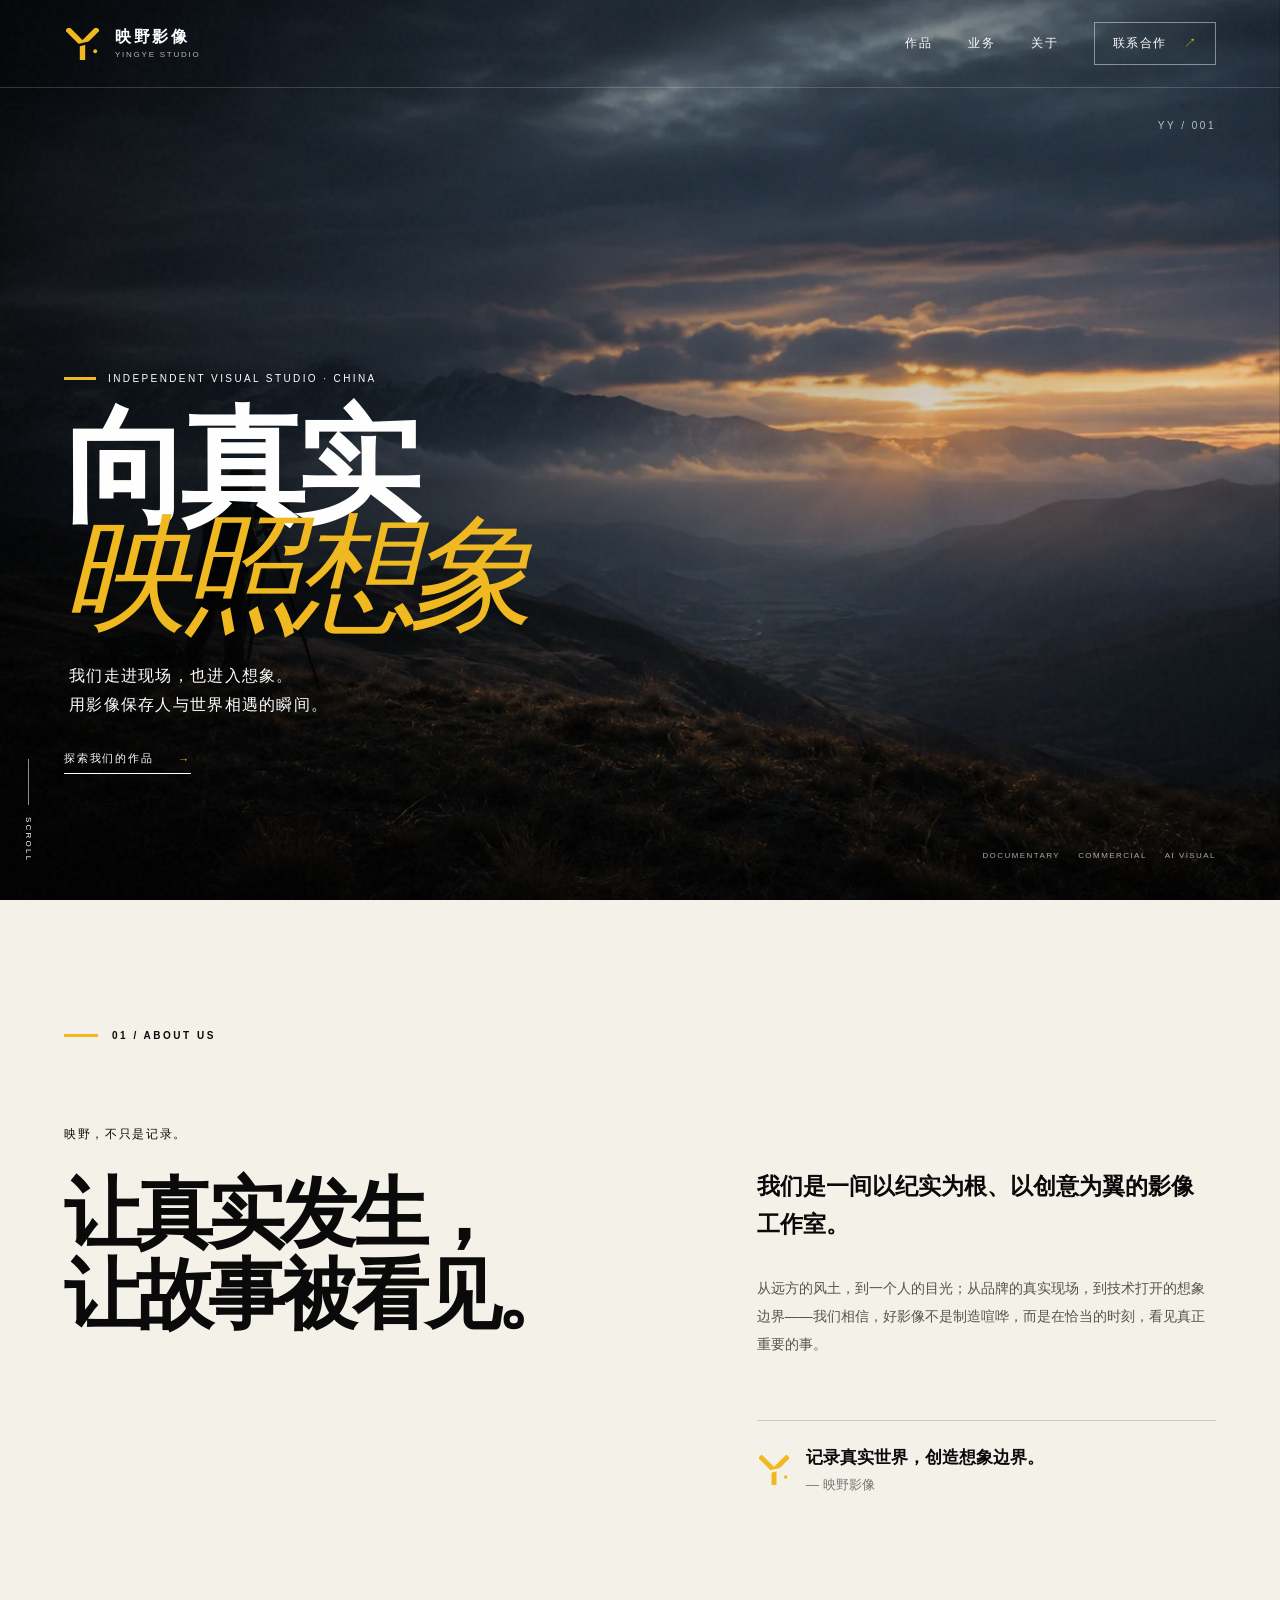
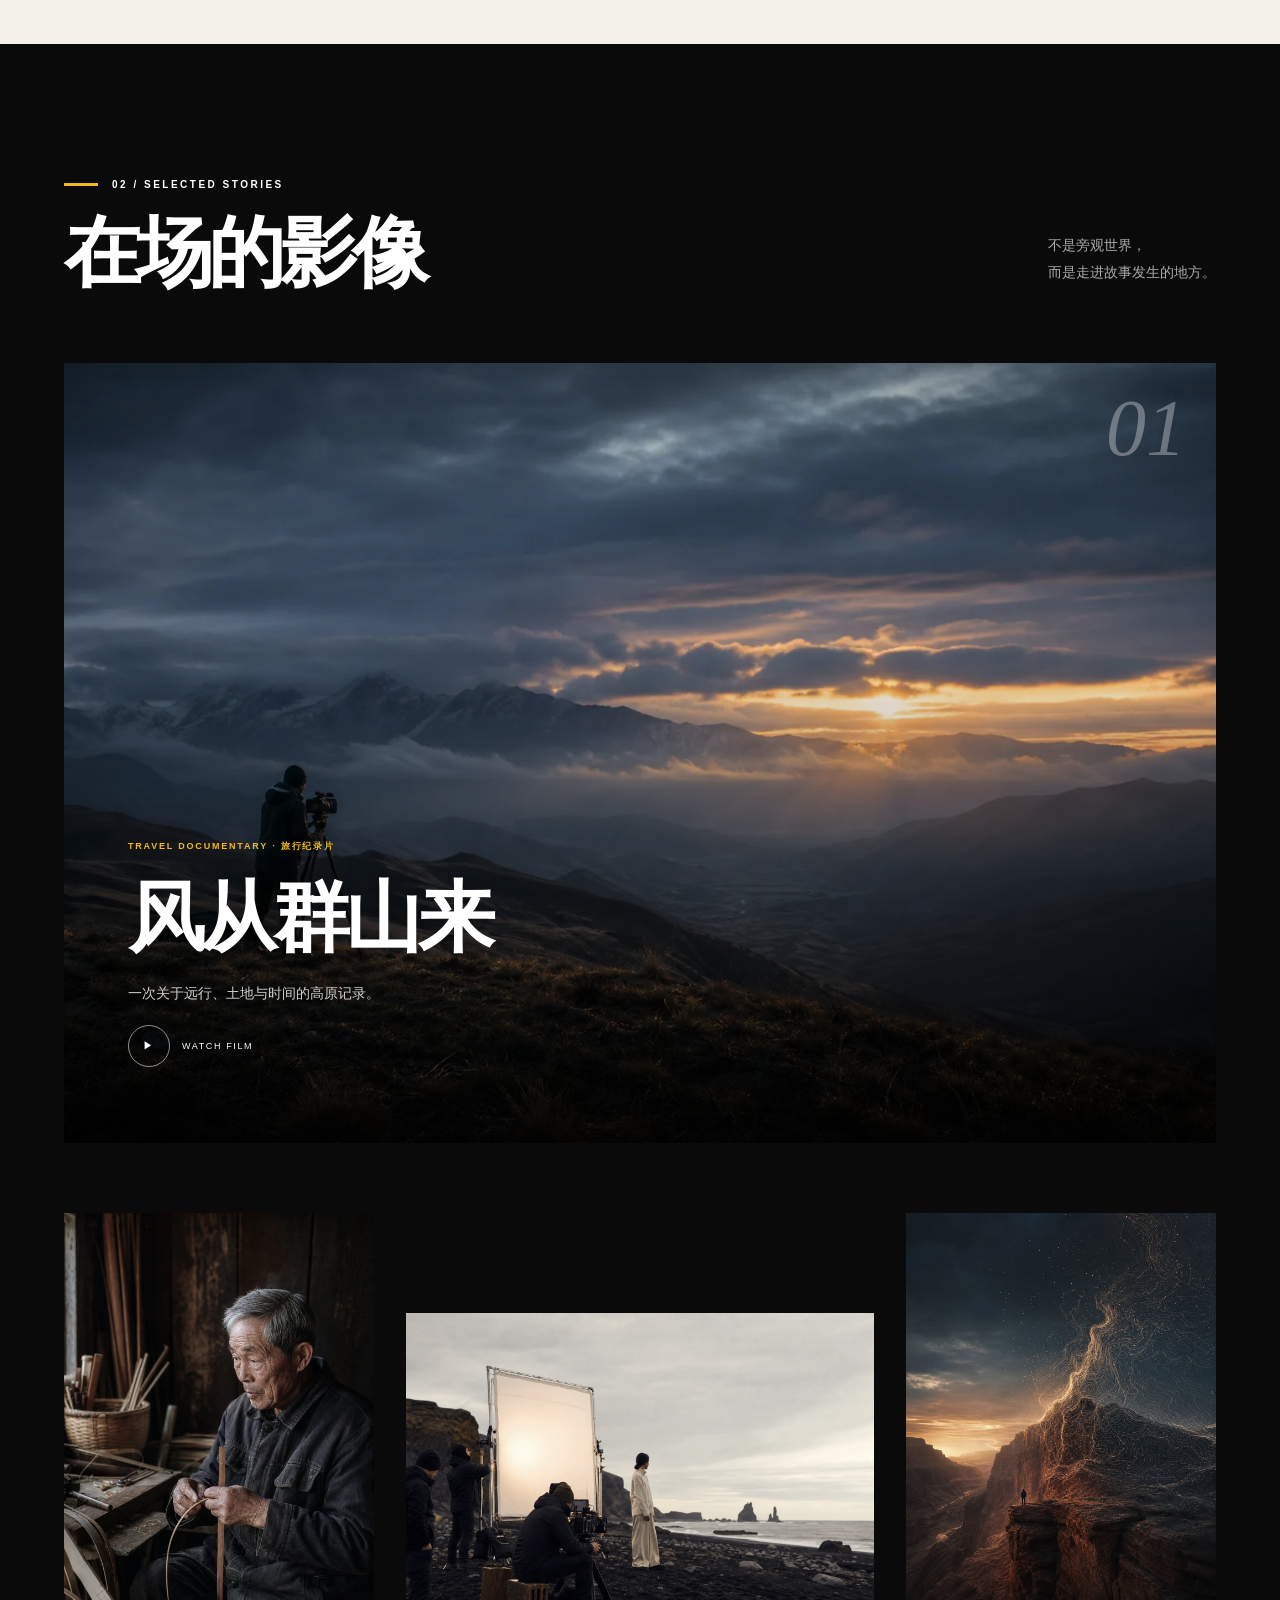
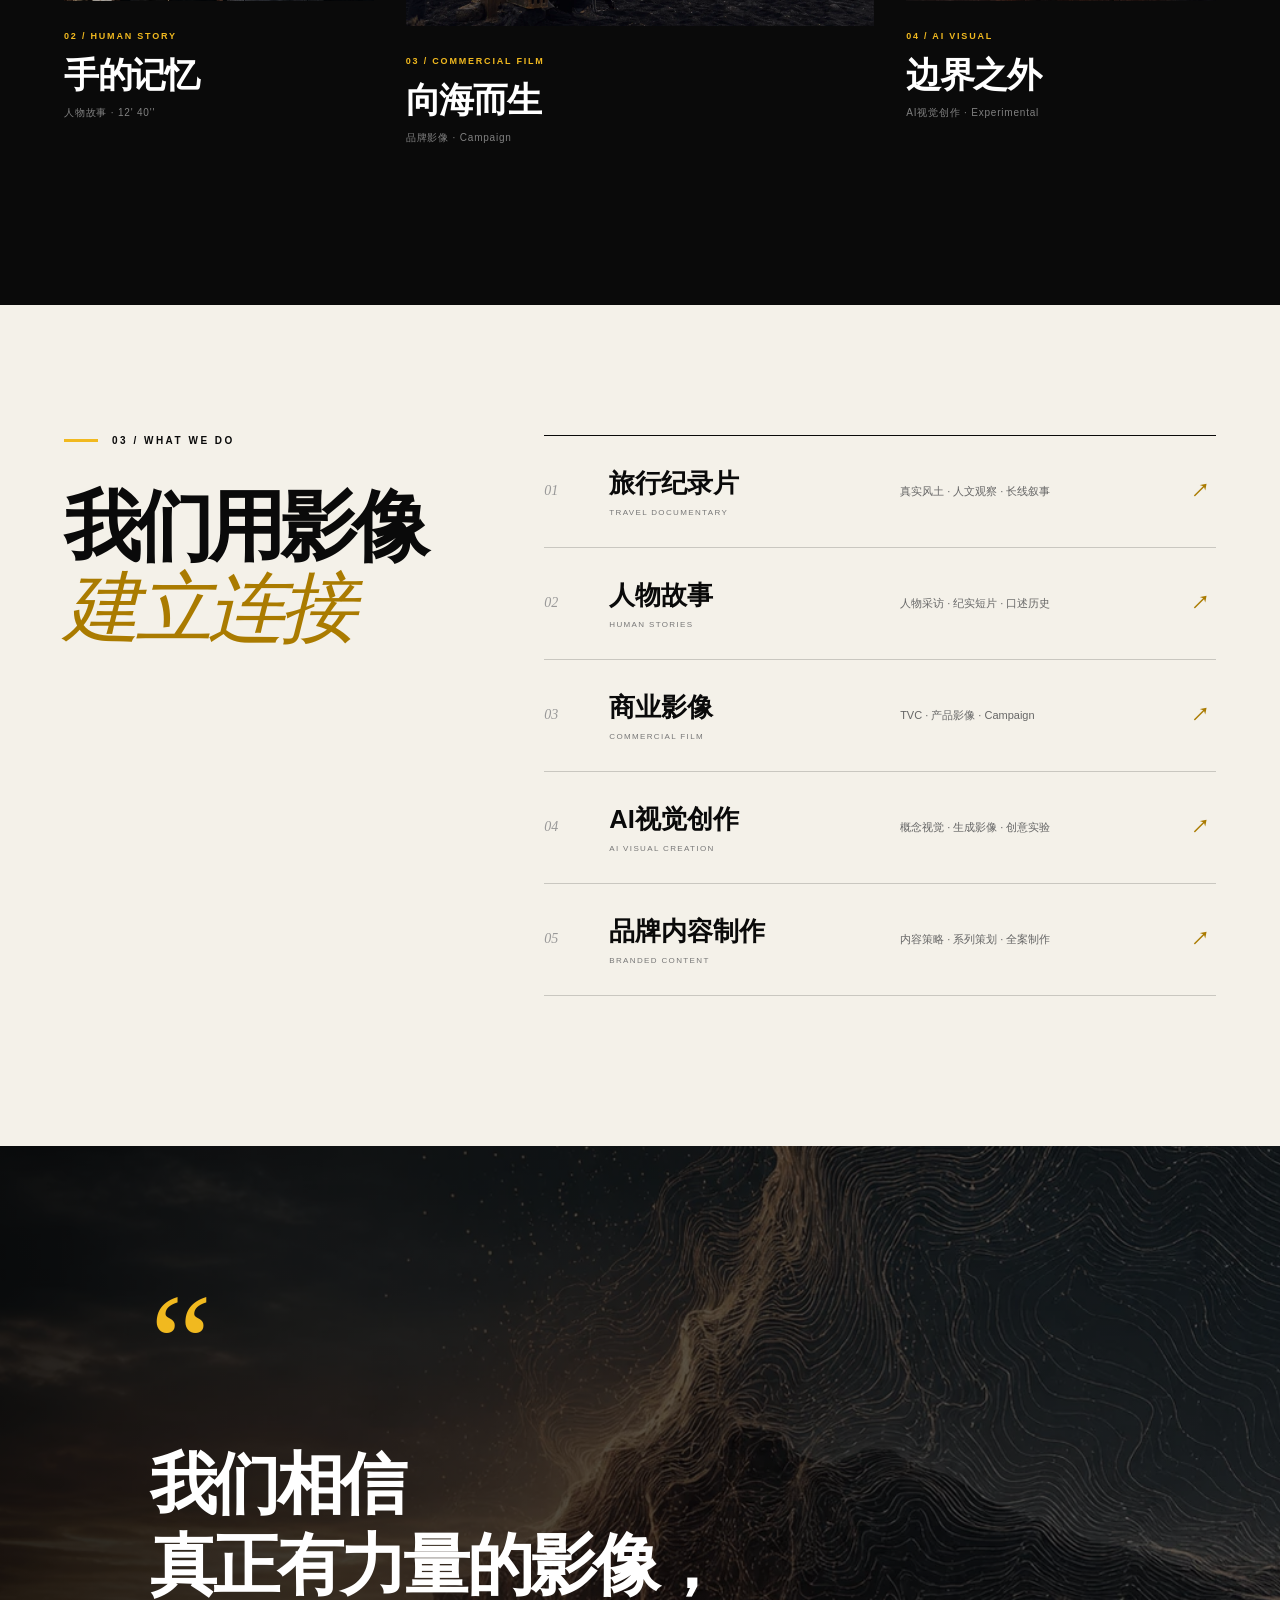
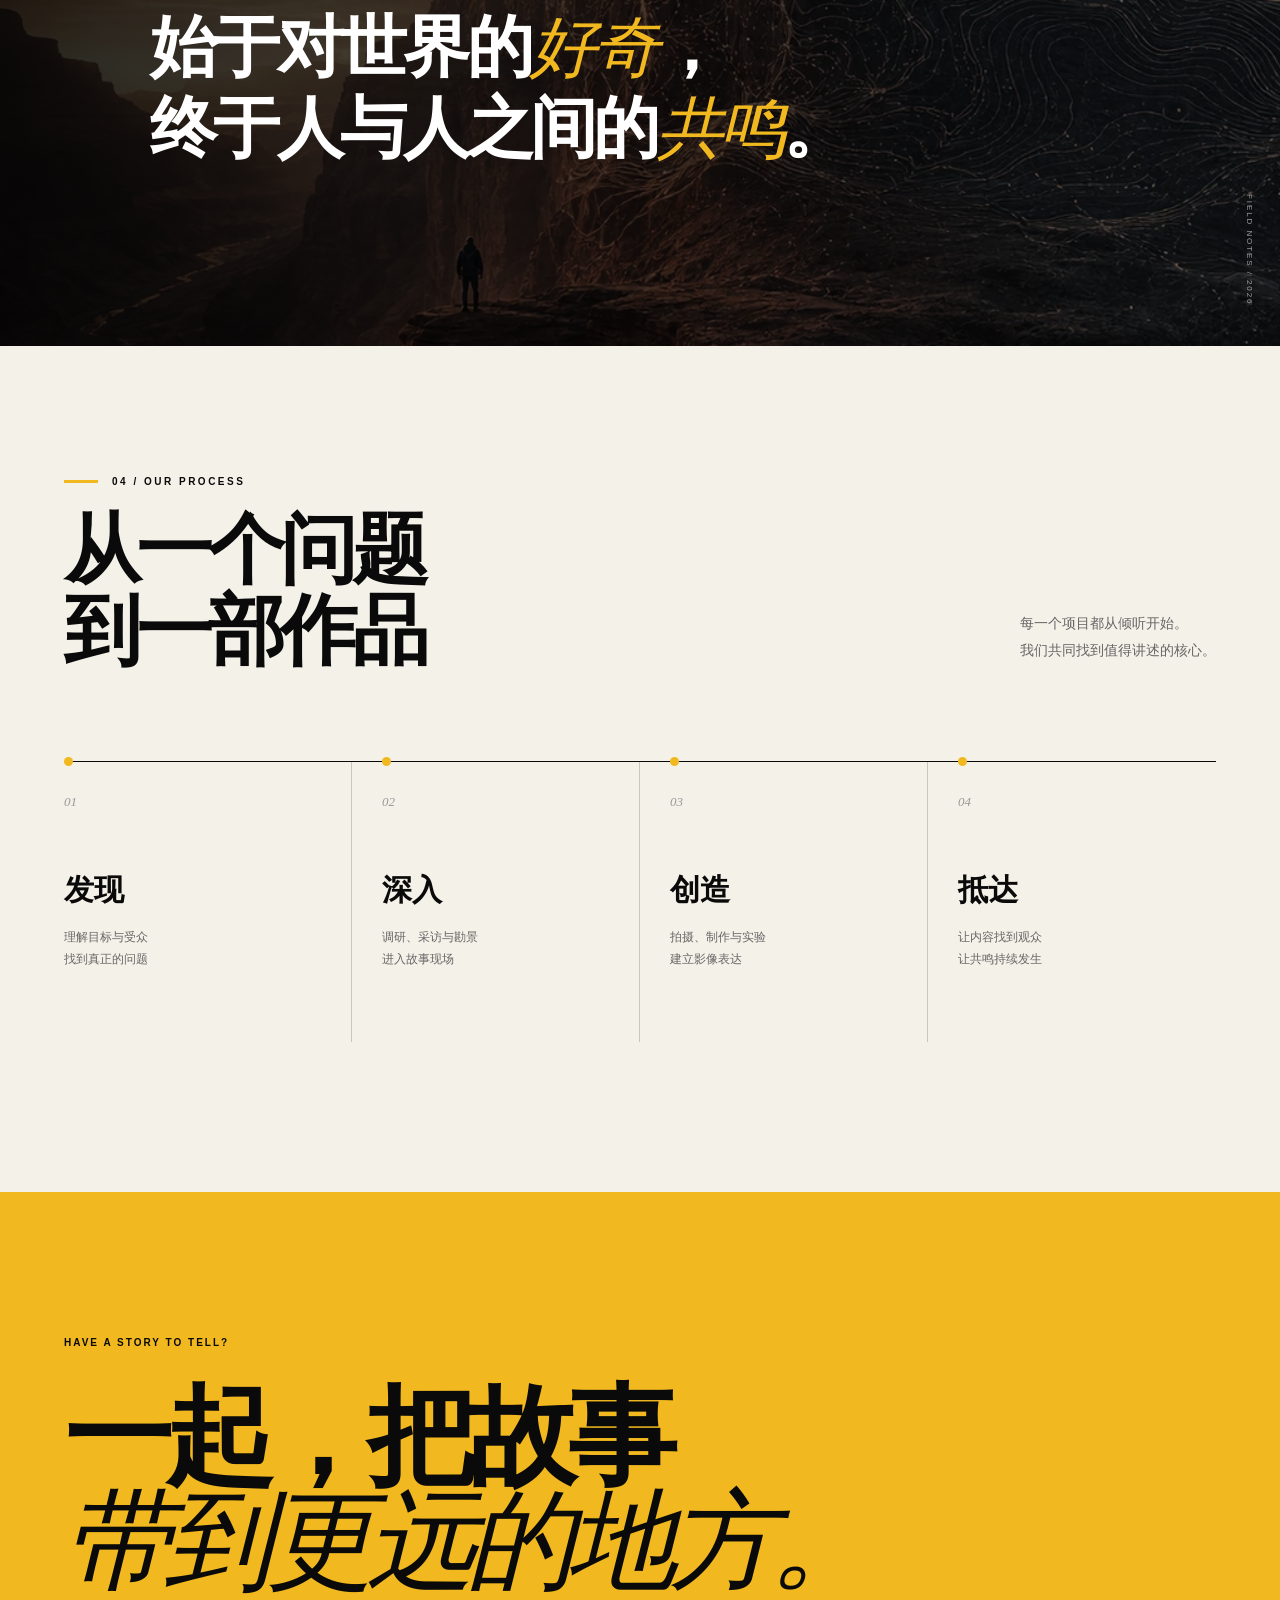
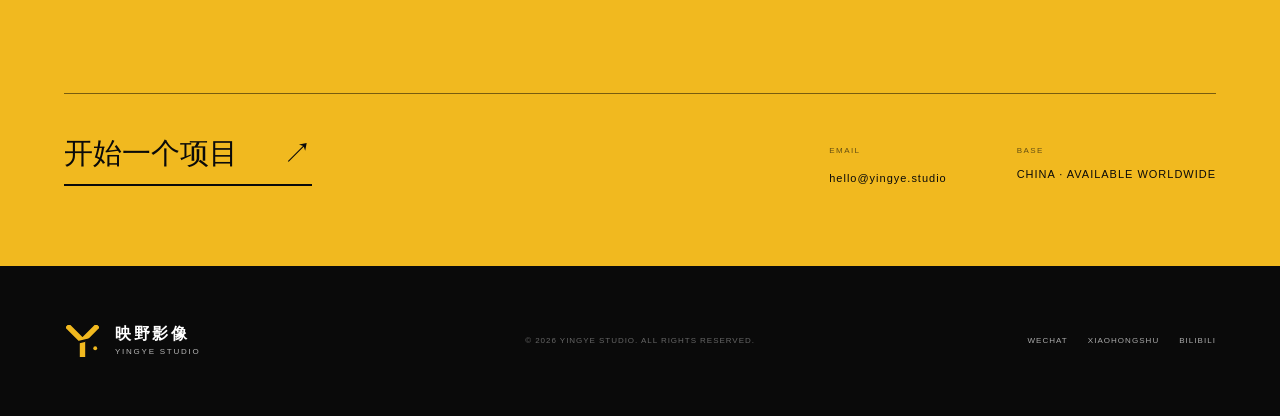
<file: index.html>
<!doctype html>
<html lang="zh-CN">
<head>
  <meta charset="UTF-8" />
  <meta name="viewport" content="width=device-width, initial-scale=1.0" />
  <meta name="description" content="映野影像 YINGYE STUDIO——记录真实世界，创造想象边界。旅行纪录片、人物故事、商业影像、AI视觉创作与品牌内容制作。" />
  <meta name="theme-color" content="#0a0a0a" />
  <title>映野影像 YINGYE STUDIO</title>
  <link rel="icon" type="image/svg+xml" href="assets/logo-mark.svg" />
  <link rel="stylesheet" href="styles.css" />
</head>
<body>
  <div class="grain" aria-hidden="true"></div>

  <header class="site-header" id="siteHeader">
    <a class="brand" href="#top" aria-label="映野影像首页">
      <img class="brand-symbol" src="assets/logo-mark.svg" alt="" aria-hidden="true" />
      <span class="brand-copy"><b>映野影像</b><small>YINGYE STUDIO</small></span>
    </a>
    <nav class="desktop-nav" aria-label="主导航">
      <a href="#work">作品</a>
      <a href="#services">业务</a>
      <a href="#about">关于</a>
      <a class="nav-contact" href="#contact">联系合作 <span>↗</span></a>
    </nav>
    <button class="menu-toggle" type="button" aria-label="打开菜单" aria-controls="mobileNav" aria-expanded="false">
      <span></span><span></span>
    </button>
  </header>

  <nav class="mobile-nav" id="mobileNav" aria-label="移动端导航">
    <a href="#work"><em>01</em>作品</a>
    <a href="#services"><em>02</em>业务</a>
    <a href="#about"><em>03</em>关于</a>
    <a href="#contact"><em>04</em>联系合作</a>
    <p>记录真实世界，创造想象边界。</p>
  </nav>

  <main id="top">
    <section class="hero" aria-labelledby="heroTitle">
      <img class="hero-image" src="assets/hero-documentary.webp" alt="纪录片摄影师在高原日出时拍摄远山" fetchpriority="high" />
      <div class="hero-shade" aria-hidden="true"></div>
      <div class="hero-index">YY / 001</div>
      <div class="hero-content">
        <p class="eyebrow"><span></span> Independent Visual Studio · China</p>
        <h1 id="heroTitle">向真实<br /><i>映照想象</i></h1>
        <p class="hero-lead">我们走进现场，也进入想象。<br />用影像保存人与世界相遇的瞬间。</p>
        <a class="text-link light" href="#work">探索我们的作品 <span>→</span></a>
      </div>
      <div class="hero-meta">
        <span>DOCUMENTARY</span><span>COMMERCIAL</span><span>AI VISUAL</span>
      </div>
      <a class="scroll-cue" href="#about" aria-label="向下浏览"><span></span>SCROLL</a>
    </section>

    <section class="intro light-section" id="about">
      <div class="section-kicker reveal">01 / ABOUT US</div>
      <div class="intro-grid">
        <div class="intro-title reveal">
          <p>映野，不只是记录。</p>
          <h2>让真实发生，<br />让故事被看见。</h2>
        </div>
        <div class="intro-copy reveal">
          <p class="lead">我们是一间以纪实为根、以创意为翼的影像工作室。</p>
          <p>从远方的风土，到一个人的目光；从品牌的真实现场，到技术打开的想象边界——我们相信，好影像不是制造喧哗，而是在恰当的时刻，看见真正重要的事。</p>
          <div class="signature">
            <img class="brand-symbol signature-symbol" src="assets/logo-mark.svg" alt="" aria-hidden="true" />
            <b>记录真实世界，创造想象边界。</b>
            <small>— 映野影像</small>
          </div>
        </div>
      </div>
    </section>

    <section class="work-section" id="work" aria-labelledby="workTitle">
      <div class="section-head reveal">
        <div>
          <div class="section-kicker inverse">02 / SELECTED STORIES</div>
          <h2 id="workTitle">在场的影像</h2>
        </div>
        <p>不是旁观世界，<br />而是走进故事发生的地方。</p>
      </div>

      <div class="featured-story reveal">
        <img src="assets/hero-documentary.webp" alt="高原旅行纪录片拍摄现场" loading="lazy" />
        <div class="story-overlay"></div>
        <div class="story-number">01</div>
        <div class="story-copy">
          <span>TRAVEL DOCUMENTARY · 旅行纪录片</span>
          <h3>风从群山来</h3>
          <p>一次关于远行、土地与时间的高原记录。</p>
          <button class="play-button" type="button" data-film="风从群山来" aria-label="播放《风从群山来》概念片"><i>▶</i> WATCH FILM</button>
        </div>
      </div>

      <div class="story-grid">
        <article class="story-card portrait reveal">
          <div class="card-image"><img src="assets/portrait-story.webp" alt="竹编手艺人的人物故事肖像" loading="lazy" /></div>
          <div class="card-caption">
            <span>02 / HUMAN STORY</span>
            <h3>手的记忆</h3>
            <p>人物故事 · 12' 40''</p>
          </div>
        </article>
        <article class="story-card wide reveal">
          <div class="card-image"><img src="assets/commercial-film.webp" alt="海岸商业影像制作现场" loading="lazy" /></div>
          <div class="card-caption">
            <span>03 / COMMERCIAL FILM</span>
            <h3>向海而生</h3>
            <p>品牌影像 · Campaign</p>
          </div>
        </article>
        <article class="story-card portrait reveal">
          <div class="card-image"><img src="assets/ai-visual.webp" alt="峡谷与数字等高线融合的AI视觉作品" loading="lazy" /></div>
          <div class="card-caption">
            <span>04 / AI VISUAL</span>
            <h3>边界之外</h3>
            <p>AI视觉创作 · Experimental</p>
          </div>
        </article>
      </div>
    </section>

    <section class="services light-section" id="services" aria-labelledby="servicesTitle">
      <div class="services-title reveal">
        <div class="section-kicker">03 / WHAT WE DO</div>
        <h2 id="servicesTitle">我们用影像<br /><i>建立连接</i></h2>
      </div>
      <div class="service-list">
        <article class="service-item reveal">
          <span>01</span><div><h3>旅行纪录片</h3><p>TRAVEL DOCUMENTARY</p></div><em>真实风土 · 人文观察 · 长线叙事</em><b>↗</b>
        </article>
        <article class="service-item reveal">
          <span>02</span><div><h3>人物故事</h3><p>HUMAN STORIES</p></div><em>人物采访 · 纪实短片 · 口述历史</em><b>↗</b>
        </article>
        <article class="service-item reveal">
          <span>03</span><div><h3>商业影像</h3><p>COMMERCIAL FILM</p></div><em>TVC · 产品影像 · Campaign</em><b>↗</b>
        </article>
        <article class="service-item reveal">
          <span>04</span><div><h3>AI视觉创作</h3><p>AI VISUAL CREATION</p></div><em>概念视觉 · 生成影像 · 创意实验</em><b>↗</b>
        </article>
        <article class="service-item reveal">
          <span>05</span><div><h3>品牌内容制作</h3><p>BRANDED CONTENT</p></div><em>内容策略 · 系列策划 · 全案制作</em><b>↗</b>
        </article>
      </div>
    </section>

    <section class="manifesto" aria-label="品牌宣言">
      <div class="manifesto-bg" aria-hidden="true"></div>
      <div class="manifesto-copy reveal">
        <span class="quote-mark">“</span>
        <p>我们相信<br />真正有力量的影像，<br />始于对世界的<strong>好奇</strong>，<br />终于人与人之间的<strong>共鸣</strong>。</p>
      </div>
      <div class="manifesto-side">FIELD NOTES / 2026</div>
    </section>

    <section class="process light-section" aria-labelledby="processTitle">
      <div class="section-head dark-text reveal">
        <div>
          <div class="section-kicker">04 / OUR PROCESS</div>
          <h2 id="processTitle">从一个问题<br />到一部作品</h2>
        </div>
        <p>每一个项目都从倾听开始。<br />我们共同找到值得讲述的核心。</p>
      </div>
      <ol class="process-steps">
        <li class="reveal"><span>01</span><h3>发现</h3><p>理解目标与受众<br />找到真正的问题</p></li>
        <li class="reveal"><span>02</span><h3>深入</h3><p>调研、采访与勘景<br />进入故事现场</p></li>
        <li class="reveal"><span>03</span><h3>创造</h3><p>拍摄、制作与实验<br />建立影像表达</p></li>
        <li class="reveal"><span>04</span><h3>抵达</h3><p>让内容找到观众<br />让共鸣持续发生</p></li>
      </ol>
    </section>

    <section class="contact" id="contact">
      <div class="contact-top reveal">
        <span>HAVE A STORY TO TELL?</span>
        <h2>一起，把故事<br /><i>带到更远的地方。</i></h2>
      </div>
      <div class="contact-bottom reveal">
        <a class="contact-cta" href="mailto:hello@yingye.studio">开始一个项目 <span>↗</span></a>
        <div class="contact-info">
          <div><small>EMAIL</small><a href="mailto:hello@yingye.studio">hello@yingye.studio</a></div>
          <div><small>BASE</small><p>CHINA · AVAILABLE WORLDWIDE</p></div>
        </div>
      </div>
    </section>
  </main>

  <footer>
    <a class="brand footer-brand" href="#top"><img class="brand-symbol" src="assets/logo-mark.svg" alt="" aria-hidden="true" /><span class="brand-copy"><b>映野影像</b><small>YINGYE STUDIO</small></span></a>
    <p>© 2026 YINGYE STUDIO. ALL RIGHTS RESERVED.</p>
    <div><a href="#">WECHAT</a><a href="#">XIAOHONGSHU</a><a href="#">BILIBILI</a></div>
  </footer>

  <div class="film-modal" id="filmModal" role="dialog" aria-modal="true" aria-labelledby="filmTitle" hidden>
    <button type="button" class="modal-close" aria-label="关闭">×</button>
    <div class="film-frame">
      <img src="assets/hero-documentary.webp" alt="" />
      <div><span>CONCEPT TRAILER</span><h2 id="filmTitle">风从群山来</h2><p>此处可替换为您的正式作品视频。</p></div>
    </div>
  </div>

  <script src="script.js"></script>
</body>
</html>
</file>
<file: styles.css>
:root {
  --ink: #0a0a0a;
  --paper: #f4f1e9;
  --white: #fff;
  --gold: #f1b91f;
  --muted: #8b8b84;
  --line: rgba(10, 10, 10, .18);
  --pad: clamp(24px, 5vw, 82px);
  --serif: Georgia, "Times New Roman", serif;
  --sans: "Arial Narrow", "PingFang SC", "Microsoft YaHei", Arial, sans-serif;
}

* { box-sizing: border-box; }
html { scroll-behavior: smooth; }
body { margin: 0; color: var(--white); background: var(--ink); font-family: var(--sans); -webkit-font-smoothing: antialiased; }
body.menu-open, body.modal-open { overflow: hidden; }
a { color: inherit; text-decoration: none; }
button { color: inherit; font: inherit; }
img { display: block; width: 100%; }
::selection { background: var(--gold); color: var(--ink); }

.grain { position: fixed; inset: 0; z-index: 100; pointer-events: none; opacity: .045; background-image: url("data:image/svg+xml,%3Csvg viewBox='0 0 180 180' xmlns='http://www.w3.org/2000/svg'%3E%3Cfilter id='n'%3E%3CfeTurbulence type='fractalNoise' baseFrequency='.92' numOctaves='3' stitchTiles='stitch'/%3E%3C/filter%3E%3Crect width='100%25' height='100%25' filter='url(%23n)' opacity='.7'/%3E%3C/svg%3E"); }

.site-header { position: fixed; top: 0; left: 0; right: 0; z-index: 80; height: 88px; padding: 0 var(--pad); display: flex; align-items: center; justify-content: space-between; border-bottom: 1px solid rgba(255,255,255,.18); transition: background .35s, height .35s; }
.site-header.scrolled { height: 72px; background: rgba(8,8,8,.92); backdrop-filter: blur(16px); }
.brand { display: inline-flex; align-items: center; gap: 14px; }
.brand-symbol { width: 37px; height: 37px; display: block; flex: 0 0 auto; }
.brand-copy { display: flex; flex-direction: column; line-height: 1; }
.brand-copy b { font-size: 16px; letter-spacing: .16em; }
.brand-copy small { margin-top: 6px; font-size: 8px; letter-spacing: .22em; opacity: .7; }
.desktop-nav { display: flex; align-items: center; gap: 36px; font-size: 12px; letter-spacing: .12em; }
.desktop-nav > a:not(.nav-contact) { position: relative; }
.desktop-nav > a:not(.nav-contact)::after { content: ""; height: 1px; position: absolute; left: 0; right: 100%; bottom: -7px; background: var(--gold); transition: right .25s; }
.desktop-nav > a:hover::after { right: 0; }
.nav-contact { padding: 12px 18px; border: 1px solid rgba(255,255,255,.45); }
.nav-contact span { color: var(--gold); margin-left: 12px; }
.menu-toggle { display: none; width: 42px; height: 42px; background: transparent; border: 0; padding: 8px; position: relative; z-index: 91; }
.menu-toggle span { display: block; height: 1px; background: white; width: 26px; margin: 7px 0; transition: transform .3s; }
.menu-toggle.active span:first-child { transform: translateY(4px) rotate(45deg); }
.menu-toggle.active span:last-child { transform: translateY(-4px) rotate(-45deg); }
.mobile-nav { display: none; }

.hero { height: 100svh; min-height: 720px; position: relative; overflow: hidden; background: #111; }
.hero-image { position: absolute; inset: 0; height: 100%; object-fit: cover; object-position: center; animation: heroZoom 12s ease-out both; }
@keyframes heroZoom { from { transform: scale(1.07); } to { transform: scale(1); } }
.hero-shade { position: absolute; inset: 0; background: linear-gradient(90deg, rgba(0,0,0,.8) 0%, rgba(0,0,0,.22) 55%, rgba(0,0,0,.08)), linear-gradient(0deg, rgba(0,0,0,.65), transparent 48%); }
.hero-index { position: absolute; top: 120px; right: var(--pad); font-size: 10px; letter-spacing: .25em; opacity: .7; }
.hero-content { position: absolute; left: var(--pad); bottom: 14vh; width: min(760px, 72vw); }
.eyebrow { display: flex; align-items: center; gap: 12px; font-size: 10px; letter-spacing: .24em; text-transform: uppercase; margin: 0 0 30px; }
.eyebrow span { width: 32px; height: 3px; background: var(--gold); }
.hero h1 { margin: 0; font-size: clamp(64px, 9.8vw, 156px); line-height: .85; letter-spacing: -.07em; font-weight: 900; }
.hero h1 i { font-family: var(--serif); font-weight: 400; letter-spacing: -.08em; color: var(--gold); }
.hero-lead { font-size: clamp(14px, 1.25vw, 19px); line-height: 1.8; margin: 34px 0 28px 5px; letter-spacing: .08em; }
.text-link { display: inline-flex; align-items: center; gap: 25px; padding-bottom: 7px; border-bottom: 1px solid currentColor; font-size: 11px; letter-spacing: .16em; }
.text-link span { color: var(--gold); transition: transform .25s; }
.text-link:hover span { transform: translateX(7px); }
.hero-meta { position: absolute; right: var(--pad); bottom: 40px; display: flex; gap: 18px; font-size: 8px; letter-spacing: .18em; opacity: .65; }
.scroll-cue { position: absolute; left: 24px; bottom: 38px; font-size: 8px; letter-spacing: .28em; writing-mode: vertical-rl; display: flex; align-items: center; gap: 12px; }
.scroll-cue span { width: 1px; height: 46px; background: rgba(255,255,255,.55); position: relative; overflow: hidden; }
.scroll-cue span::after { content: ""; position: absolute; width: 100%; height: 50%; left: 0; top: -50%; background: var(--gold); animation: scrollLine 2s infinite; }
@keyframes scrollLine { to { top: 100%; } }

.light-section { color: var(--ink); background: var(--paper); }
.intro { padding: 130px var(--pad) 150px; }
.section-kicker { font-size: 10px; letter-spacing: .25em; font-weight: 700; display: flex; gap: 14px; align-items: center; }
.section-kicker::before { content: ""; width: 34px; height: 3px; background: var(--gold); }
.section-kicker.inverse { color: white; }
.intro-grid { display: grid; grid-template-columns: 1.08fr .92fr; gap: 12vw; margin-top: 85px; }
.intro-title > p { font-size: 12px; letter-spacing: .14em; margin: 0 0 30px; }
.intro-title h2, .services-title h2, .section-head h2 { margin: 0; font-size: clamp(42px, 6vw, 88px); line-height: 1.06; letter-spacing: -.065em; }
.intro-copy { max-width: 560px; padding-top: 42px; }
.intro-copy > p { color: #54544f; line-height: 2; font-size: 14px; }
.intro-copy .lead { color: var(--ink); font-size: 23px; line-height: 1.65; font-weight: 600; margin: 0 0 30px; }
.signature { margin-top: 62px; padding-top: 25px; border-top: 1px solid var(--line); display: grid; grid-template-columns: auto 1fr; column-gap: 15px; align-items: center; }
.signature .signature-symbol { grid-row: 1 / 3; width: 34px; height: 34px; }
.signature b { font-family: var(--serif); font-size: 17px; }
.signature small { margin-top: 7px; color: #777; }

.work-section { padding: 135px var(--pad) 160px; background: var(--ink); }
.section-head { display: flex; align-items: flex-end; justify-content: space-between; margin-bottom: 70px; }
.section-head h2 { margin-top: 22px; }
.section-head > p { margin: 0 0 8px; max-width: 330px; color: #aaa; font-size: 14px; line-height: 1.9; }
.featured-story { height: min(70vw, 780px); min-height: 540px; position: relative; overflow: hidden; }
.featured-story > img { height: 100%; object-fit: cover; transition: transform 1s cubic-bezier(.2,.8,.2,1); }
.featured-story:hover > img { transform: scale(1.025); }
.story-overlay { position: absolute; inset: 0; background: linear-gradient(0deg, rgba(0,0,0,.85), transparent 65%); }
.story-number { position: absolute; right: 30px; top: 25px; font: italic 80px/1 var(--serif); opacity: .32; }
.story-copy { position: absolute; left: clamp(25px, 5vw, 70px); bottom: clamp(30px, 6vw, 76px); }
.story-copy > span, .card-caption > span { color: var(--gold); font-size: 9px; letter-spacing: .2em; font-weight: 700; }
.story-copy h3 { font-size: clamp(42px, 6vw, 88px); letter-spacing: -.06em; margin: 14px 0 12px; }
.story-copy p { color: #d0d0cc; font-size: 14px; }
.play-button { margin-top: 22px; border: 0; background: transparent; padding: 0; font-size: 9px; letter-spacing: .18em; cursor: pointer; display: flex; align-items: center; gap: 12px; }
.play-button i { width: 42px; height: 42px; display: grid; place-items: center; border: 1px solid rgba(255,255,255,.55); border-radius: 50%; font-style: normal; font-size: 10px; transition: background .25s, color .25s; }
.play-button:hover i { background: var(--gold); color: var(--ink); border-color: var(--gold); }
.story-grid { display: grid; grid-template-columns: .86fr 1.3fr .86fr; gap: clamp(16px, 2.5vw, 40px); margin-top: 70px; align-items: start; }
.story-card.wide { margin-top: 100px; }
.card-image { overflow: hidden; background: #161616; }
.story-card.portrait .card-image { aspect-ratio: 4 / 5; }
.story-card.wide .card-image { aspect-ratio: 3 / 2; }
.card-image img { height: 100%; object-fit: cover; filter: saturate(.82); transition: transform .7s, filter .7s; }
.story-card:hover img { transform: scale(1.035); filter: saturate(1); }
.card-caption { padding-top: 24px; position: relative; }
.card-caption h3 { margin: 10px 0 7px; font-size: clamp(25px, 2.7vw, 42px); letter-spacing: -.04em; }
.card-caption p { margin: 0; color: #808080; font-size: 10px; letter-spacing: .08em; }

.services { padding: 130px var(--pad) 150px; display: grid; grid-template-columns: .72fr 1.28fr; gap: 8vw; }
.services-title { position: sticky; top: 130px; align-self: start; }
.services-title h2 { margin-top: 40px; }
.services-title h2 i { font-family: var(--serif); color: #aa7b00; font-weight: 400; }
.service-list { border-top: 1px solid var(--ink); }
.service-item { display: grid; grid-template-columns: 45px 1fr 1fr 25px; gap: 20px; align-items: center; padding: 30px 0; border-bottom: 1px solid var(--line); transition: padding .25s, background .25s; }
.service-item:hover { padding-left: 16px; background: rgba(241,185,31,.08); }
.service-item > span { color: #999; font: italic 14px var(--serif); }
.service-item h3 { margin: 0 0 7px; font-size: clamp(20px, 2vw, 30px); }
.service-item div p { margin: 0; font-size: 8px; letter-spacing: .17em; color: #777; }
.service-item em { color: #666; font-style: normal; font-size: 11px; line-height: 1.7; }
.service-item b { color: #aa7b00; font-size: 18px; transition: transform .25s; }
.service-item:hover b { transform: translate(4px,-4px); }

.manifesto { min-height: 800px; position: relative; display: grid; place-items: center; overflow: hidden; }
.manifesto-bg { position: absolute; inset: -5%; background: linear-gradient(90deg, rgba(0,0,0,.86), rgba(0,0,0,.45)), url('assets/ai-visual.webp') center 59% / cover; filter: saturate(.7); }
.manifesto-copy { width: min(980px, 82vw); position: relative; z-index: 1; }
.quote-mark { color: var(--gold); font: 140px/.3 var(--serif); }
.manifesto-copy p { font-size: clamp(34px, 5.2vw, 75px); line-height: 1.22; letter-spacing: -.055em; font-weight: 700; margin: 50px 0 0; }
.manifesto-copy strong { color: var(--gold); font-family: var(--serif); font-style: italic; font-weight: 400; }
.manifesto-side { position: absolute; right: 26px; bottom: 40px; z-index: 1; writing-mode: vertical-rl; letter-spacing: .24em; font-size: 8px; opacity: .6; }

.process { padding: 130px var(--pad) 150px; }
.section-head.dark-text { color: var(--ink); }
.section-head.dark-text > p { color: #666; }
.process-steps { list-style: none; padding: 0; margin: 90px 0 0; display: grid; grid-template-columns: repeat(4, 1fr); border-top: 1px solid var(--ink); }
.process-steps li { min-height: 280px; padding: 30px 30px 20px 0; border-right: 1px solid var(--line); position: relative; }
.process-steps li:not(:first-child) { padding-left: 30px; }
.process-steps li:last-child { border-right: 0; }
.process-steps span { font: italic 13px var(--serif); color: #999; }
.process-steps h3 { font-size: 30px; margin: 60px 0 16px; }
.process-steps p { color: #666; font-size: 12px; line-height: 1.8; }
.process-steps li::after { content: ""; position: absolute; width: 9px; height: 9px; top: -5px; left: 0; background: var(--gold); border-radius: 50%; }
.process-steps li:not(:first-child)::after { left: 30px; }

.contact { padding: 140px var(--pad) 80px; background: var(--gold); color: var(--ink); }
.contact-top > span { font-size: 10px; font-weight: 700; letter-spacing: .2em; }
.contact h2 { margin: 35px 0 100px; font-size: clamp(54px, 8.5vw, 130px); line-height: .95; letter-spacing: -.075em; }
.contact h2 i { font-family: var(--serif); font-weight: 400; }
.contact-bottom { border-top: 1px solid rgba(0,0,0,.5); padding-top: 40px; display: flex; justify-content: space-between; align-items: flex-end; gap: 50px; }
.contact-cta { font-size: clamp(20px, 2.3vw, 34px); display: flex; gap: 45px; align-items: center; border-bottom: 2px solid var(--ink); padding-bottom: 10px; }
.contact-cta span { transition: transform .25s; }
.contact-cta:hover span { transform: translate(5px,-5px); }
.contact-info { display: flex; gap: 70px; }
.contact-info small { font-size: 8px; letter-spacing: .18em; display: block; margin-bottom: 13px; opacity: .6; }
.contact-info a, .contact-info p { margin: 0; font-size: 11px; letter-spacing: .09em; }

footer { min-height: 150px; padding: 40px var(--pad); display: grid; grid-template-columns: 1fr auto 1fr; gap: 30px; align-items: center; background: var(--ink); }
.footer-brand { justify-self: start; }
footer > p { font-size: 8px; letter-spacing: .12em; color: #666; }
footer > div { justify-self: end; display: flex; gap: 20px; font-size: 8px; letter-spacing: .13em; color: #aaa; }

.film-modal { position: fixed; inset: 0; z-index: 120; background: rgba(0,0,0,.95); padding: 8vh 8vw; }
.film-modal[hidden] { display: none; }
.modal-close { position: absolute; top: 24px; right: 30px; background: none; border: 0; font-size: 40px; cursor: pointer; }
.film-frame { width: min(1100px, 100%); height: 100%; margin: auto; position: relative; display: grid; place-items: center; overflow: hidden; }
.film-frame img { position: absolute; inset: 0; height: 100%; object-fit: cover; opacity: .55; }
.film-frame::after { content: ""; position: absolute; inset: 0; background: radial-gradient(circle, transparent, rgba(0,0,0,.6)); }
.film-frame > div { position: relative; z-index: 1; text-align: center; }
.film-frame span { color: var(--gold); font-size: 9px; letter-spacing: .22em; }
.film-frame h2 { font-size: clamp(50px,8vw,110px); margin: 20px 0; letter-spacing: -.07em; }
.film-frame p { font-size: 13px; color: #ccc; }

.reveal { opacity: 0; transform: translateY(30px); transition: opacity .85s ease, transform .85s cubic-bezier(.2,.75,.3,1); }
.reveal.visible { opacity: 1; transform: none; }

@media (max-width: 900px) {
  .desktop-nav { display: none; }
  .menu-toggle { display: block; }
  .mobile-nav { display: flex; position: fixed; inset: 0; z-index: 70; background: var(--ink); padding: 140px var(--pad) 50px; flex-direction: column; opacity: 0; visibility: hidden; transition: opacity .3s, visibility .3s; }
  .mobile-nav.open { opacity: 1; visibility: visible; }
  .mobile-nav a { font-size: 36px; font-weight: 700; border-bottom: 1px solid #333; padding: 17px 0; }
  .mobile-nav em { color: var(--gold); font: italic 11px var(--serif); margin-right: 25px; }
  .mobile-nav p { margin-top: auto; color: #777; font-size: 11px; }
  .hero-content { width: 82vw; bottom: 16vh; }
  .hero-meta { display: none; }
  .intro-grid, .services { grid-template-columns: 1fr; }
  .intro-grid { gap: 35px; }
  .intro-copy { padding-top: 0; }
  .section-head { align-items: flex-start; gap: 40px; }
  .story-grid { grid-template-columns: 1fr 1fr; }
  .story-card.wide { grid-column: 1 / 3; grid-row: 1; margin-top: 0; }
  .services-title { position: static; margin-bottom: 50px; }
  .process-steps { grid-template-columns: 1fr 1fr; }
  .process-steps li:nth-child(2) { border-right: 0; }
  .contact-bottom { align-items: flex-start; flex-direction: column; }
  footer { grid-template-columns: 1fr 1fr; }
  footer > p { order: 3; grid-column: 1 / 3; }
}

@media (max-width: 600px) {
  .site-header { height: 72px; }
  .hero { min-height: 670px; }
  .hero-image { object-position: 58% center; }
  .hero-content { bottom: 15vh; }
  .hero h1 { font-size: clamp(58px, 19vw, 82px); }
  .hero-lead { font-size: 12px; margin-top: 25px; }
  .hero-index, .scroll-cue { display: none; }
  .intro, .work-section, .services, .process { padding-top: 90px; padding-bottom: 100px; }
  .intro-grid { margin-top: 55px; }
  .intro-copy .lead { font-size: 18px; }
  .section-head { display: block; }
  .section-head > p { margin-top: 25px; }
  .featured-story { min-height: 520px; height: 72vh; }
  .featured-story > img { object-position: 56% center; }
  .story-number { font-size: 55px; }
  .story-grid { grid-template-columns: 1fr; margin-top: 35px; }
  .story-card.wide { grid-column: auto; grid-row: auto; }
  .story-card.wide .card-image { aspect-ratio: 4 / 5; }
  .service-item { grid-template-columns: 34px 1fr 20px; }
  .service-item > em { display: none; }
  .manifesto { min-height: 660px; }
  .manifesto-copy { width: 84vw; }
  .process-steps { grid-template-columns: 1fr; }
  .process-steps li, .process-steps li:nth-child(2) { min-height: 210px; border-right: 0; padding-left: 0; border-bottom: 1px solid var(--line); }
  .process-steps li:not(:first-child) { padding-left: 0; }
  .process-steps li:not(:first-child)::after { left: 0; }
  .process-steps h3 { margin-top: 38px; }
  .contact { padding-top: 100px; }
  .contact h2 { margin-bottom: 70px; }
  .contact-info { flex-direction: column; gap: 28px; }
  footer { grid-template-columns: 1fr; }
  footer > div { justify-self: start; flex-wrap: wrap; }
  footer > p { grid-column: auto; order: 3; }
  .footer-brand { margin-bottom: 12px; }
}

@media (prefers-reduced-motion: reduce) {
  *, *::before, *::after { scroll-behavior: auto !important; animation-duration: .01ms !important; animation-iteration-count: 1 !important; transition-duration: .01ms !important; }
  .reveal { opacity: 1; transform: none; }
}
</file>
